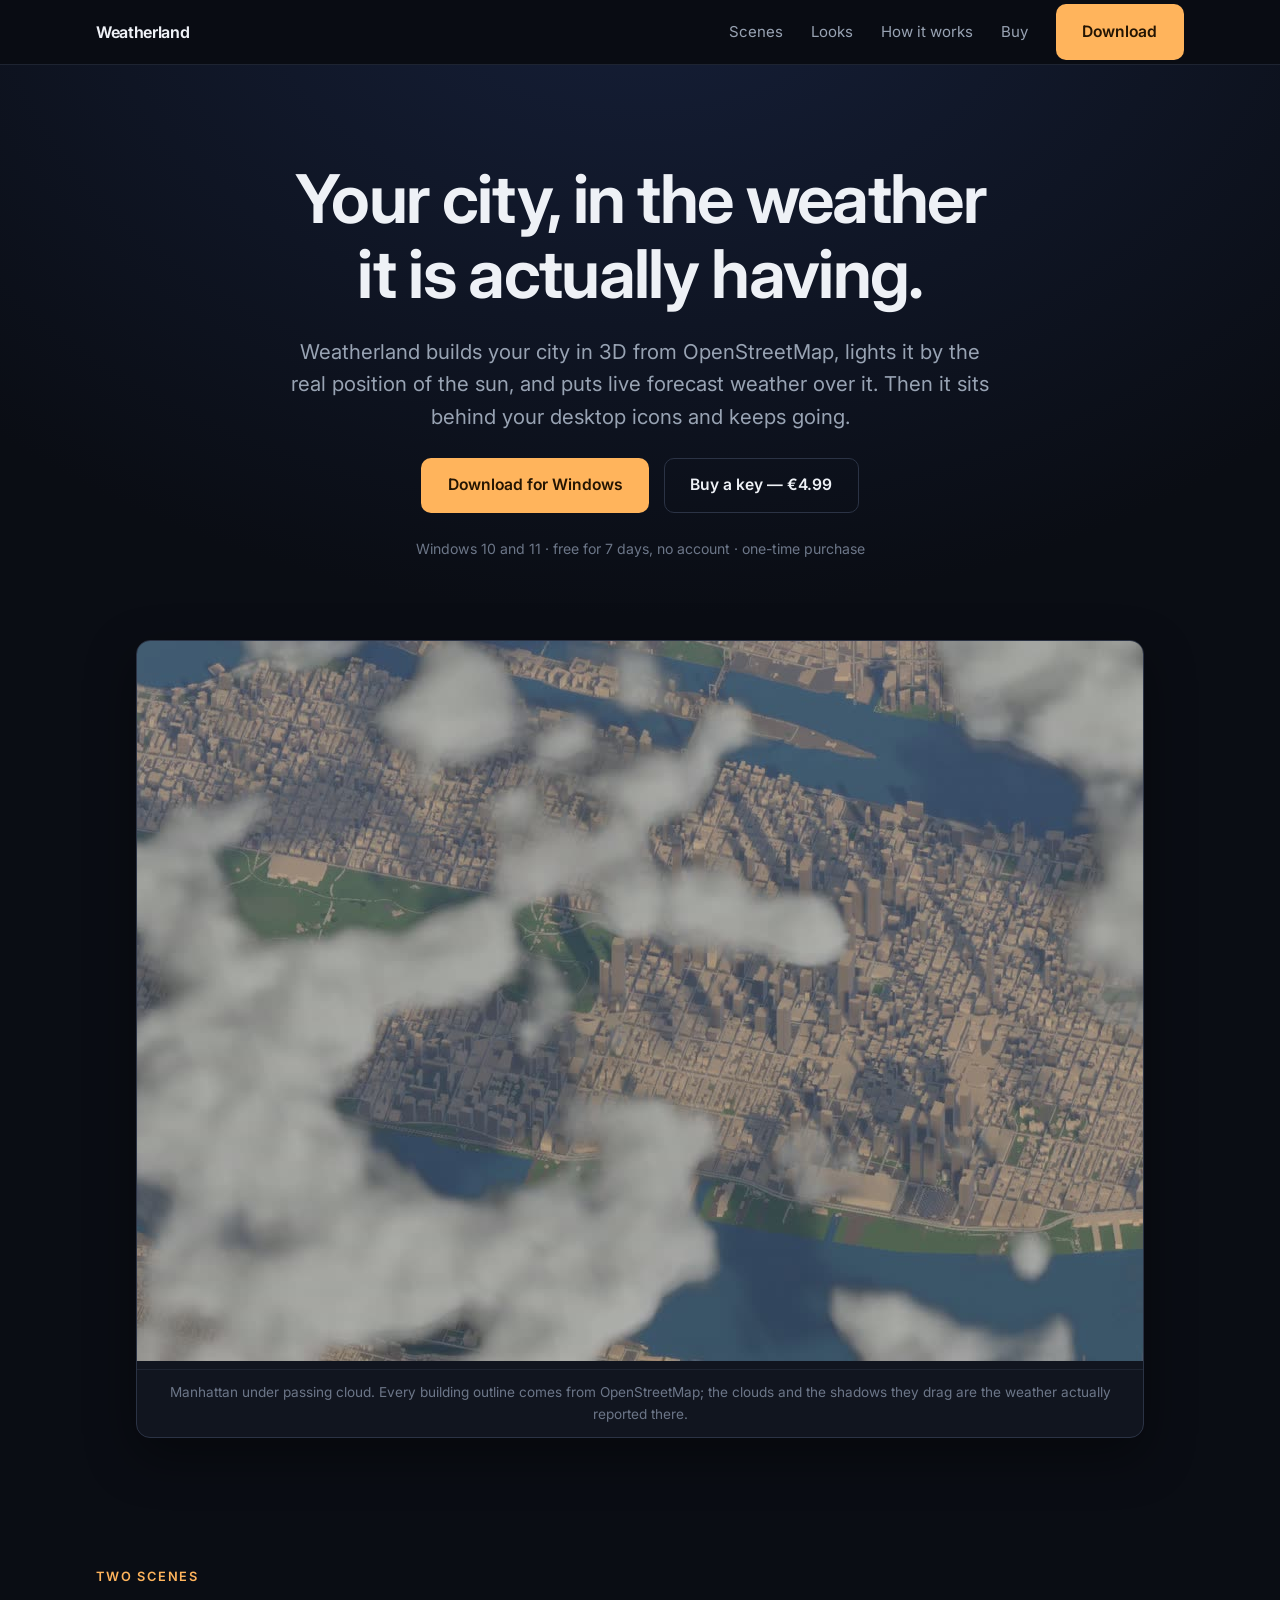
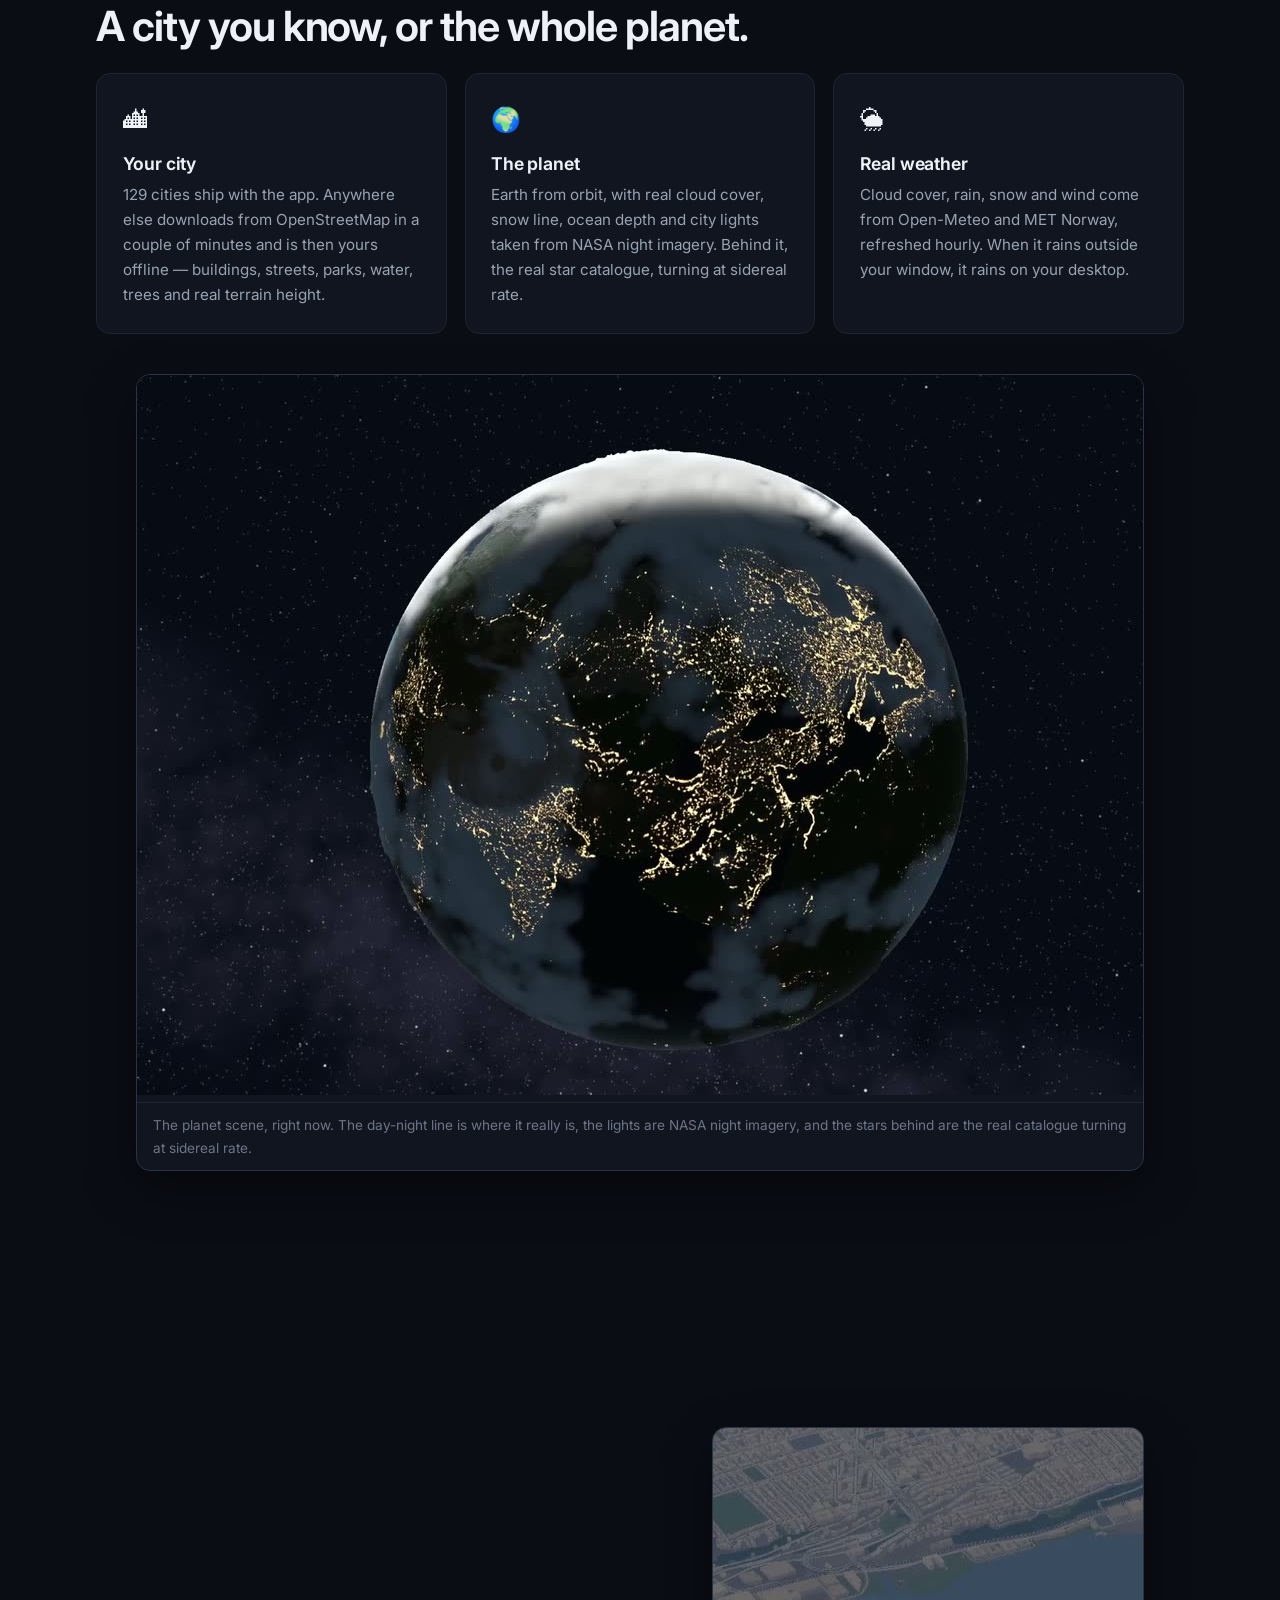
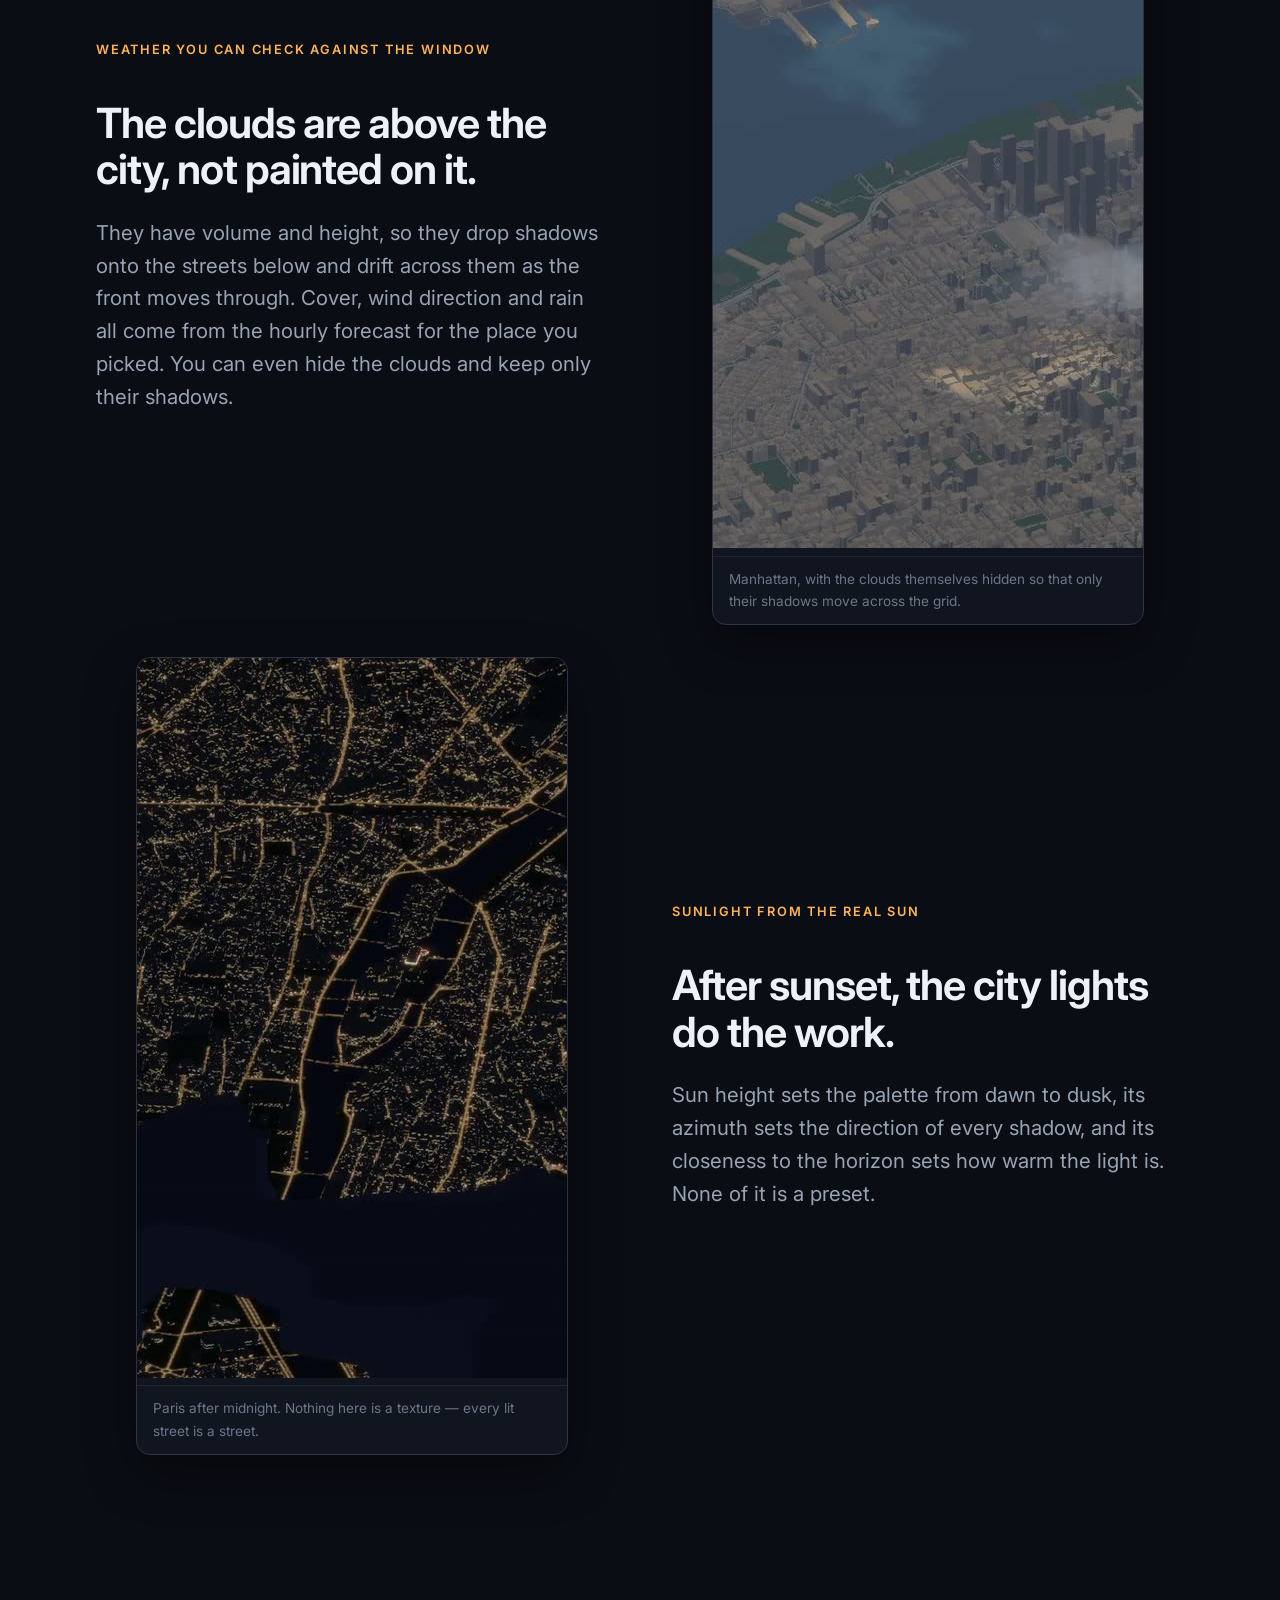
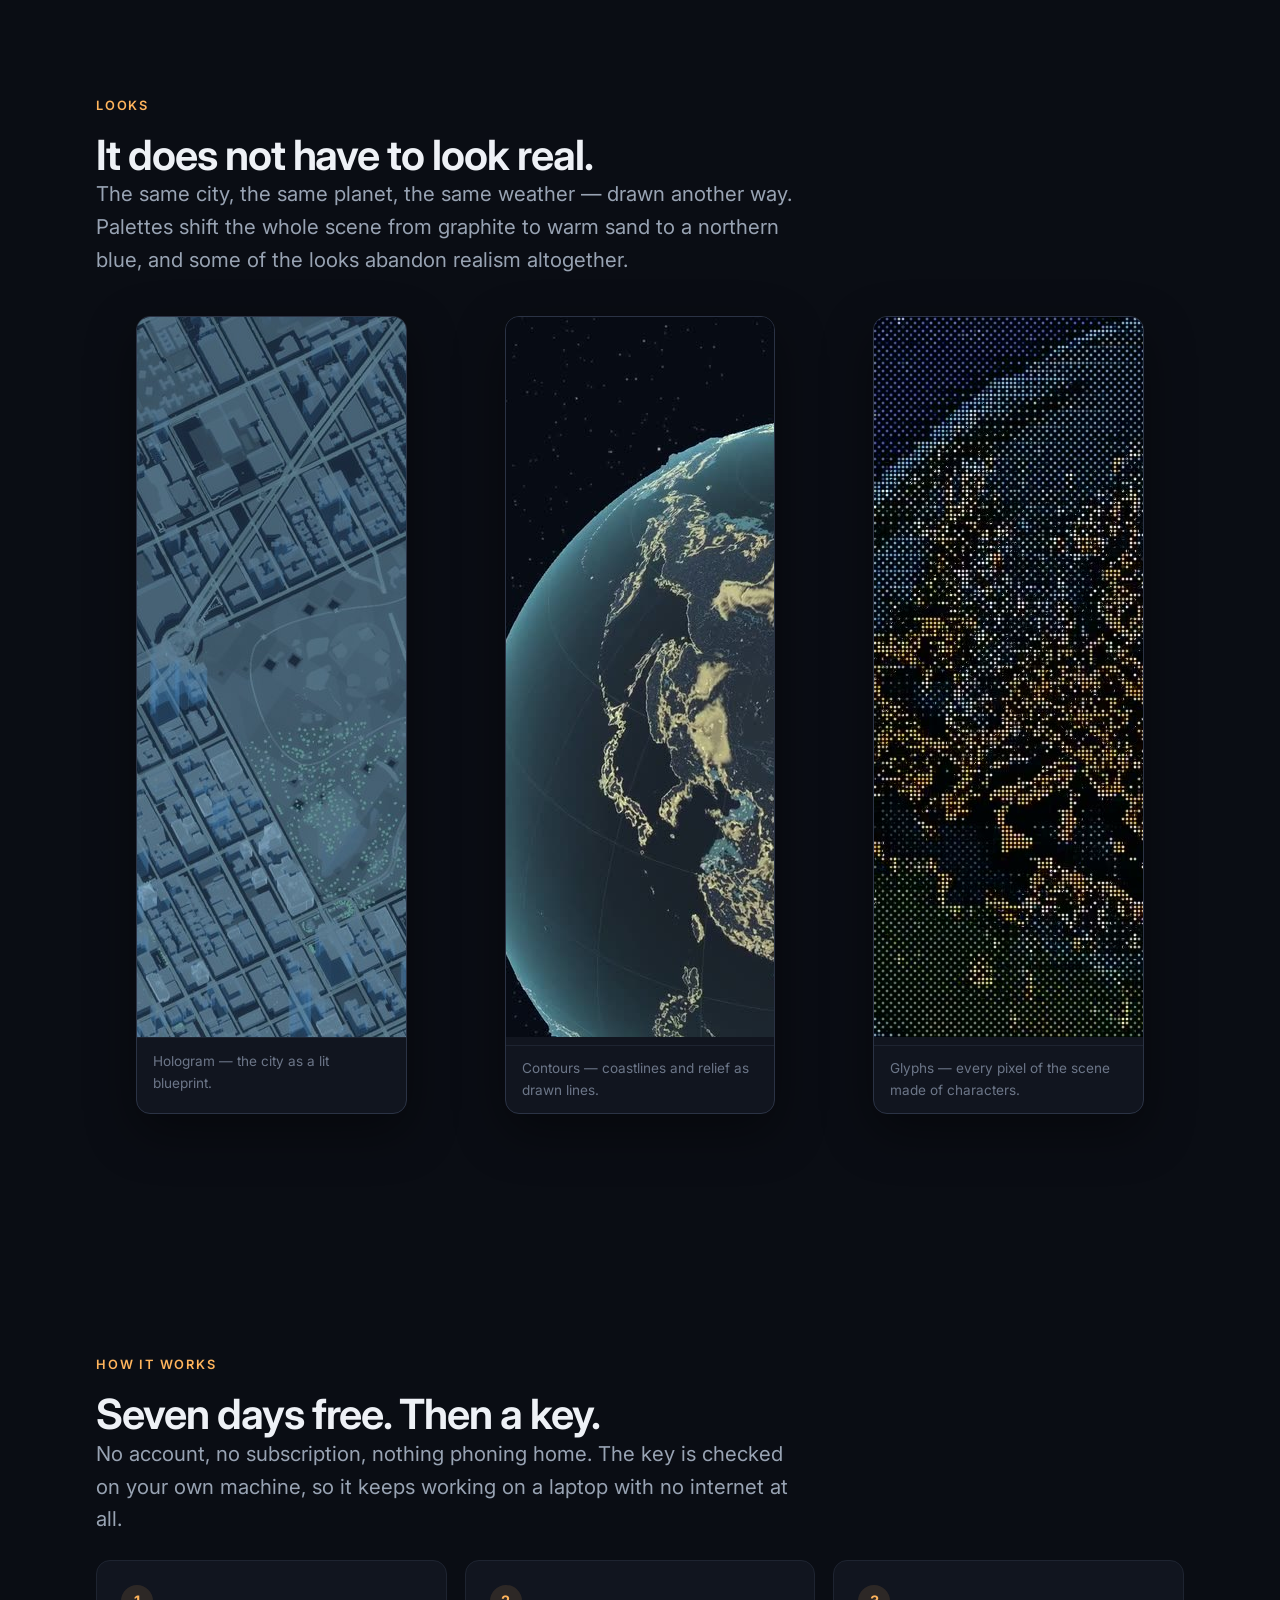
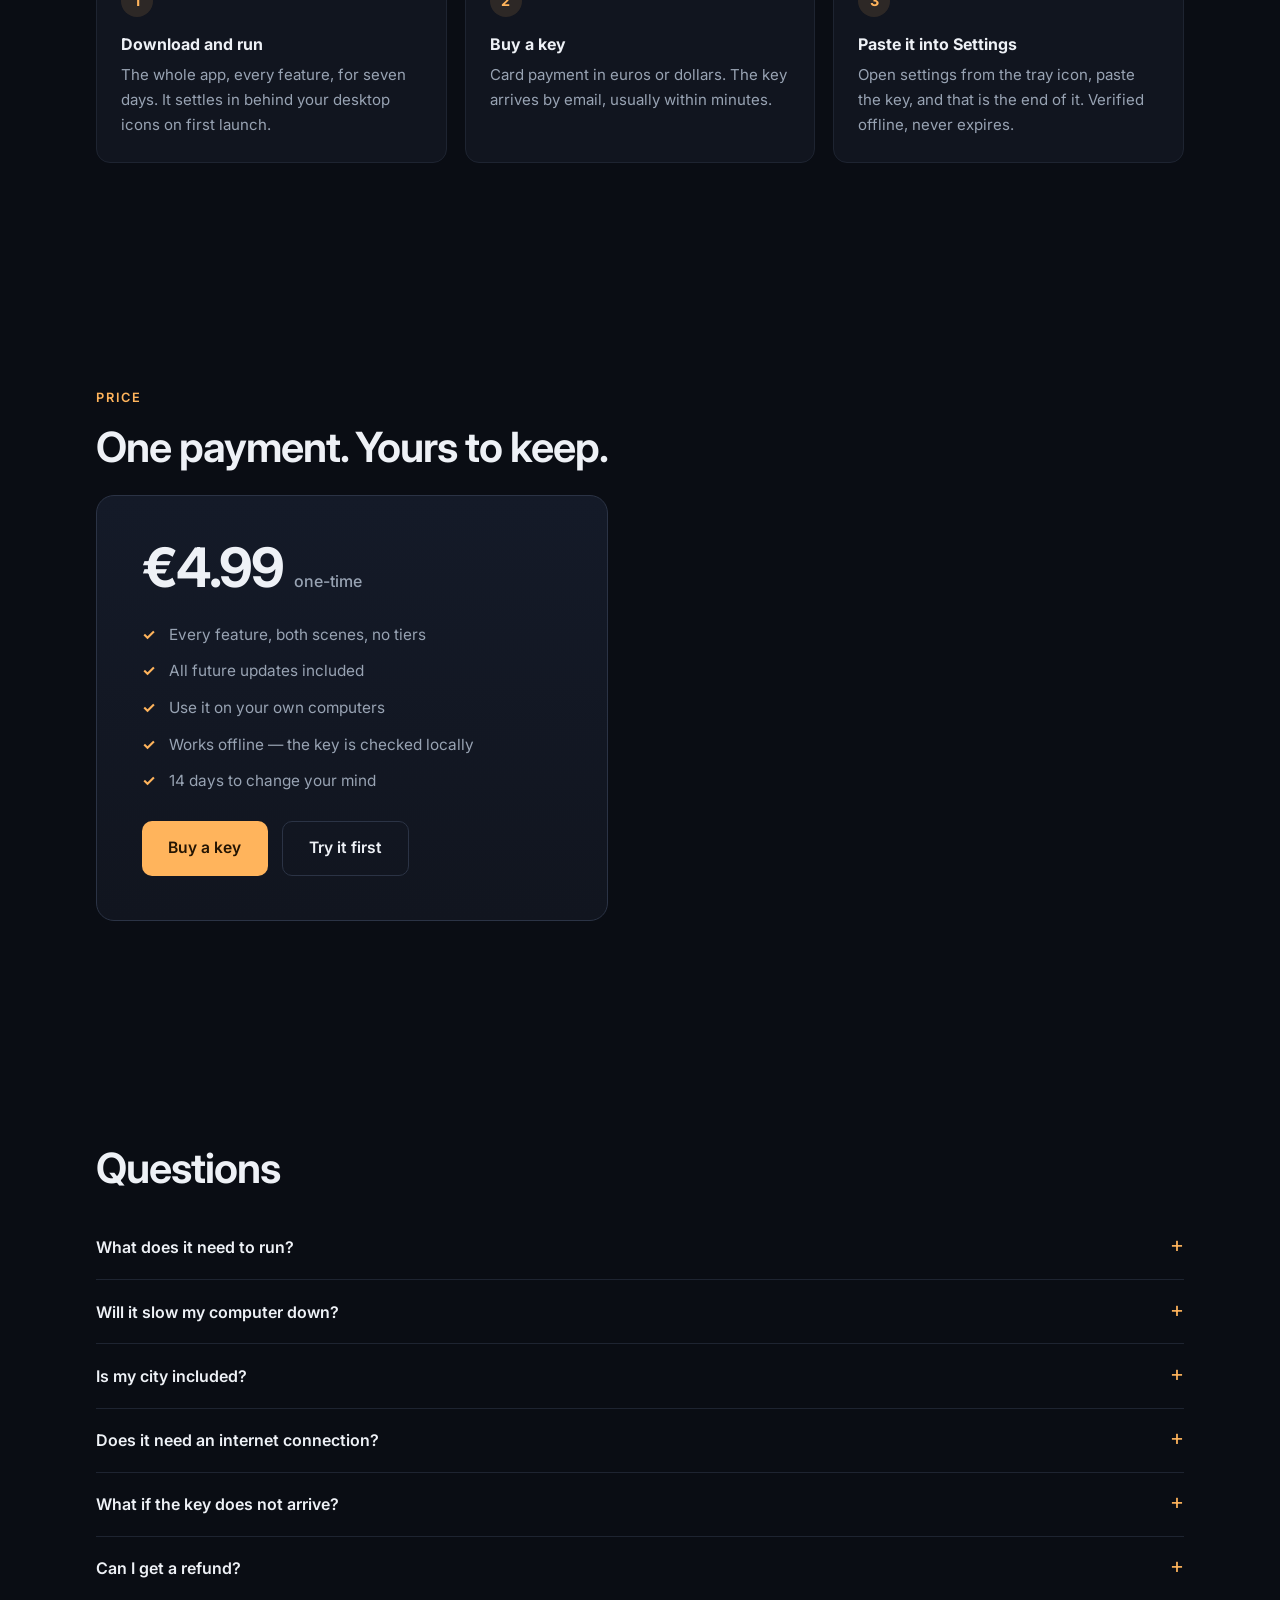
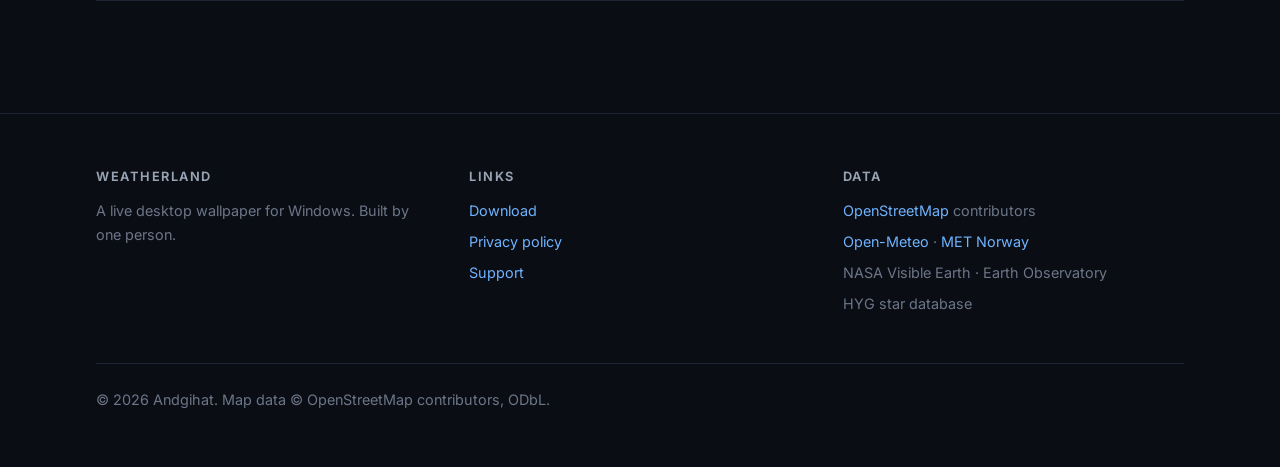
<file: index.html>
<!doctype html>
<html lang="en">
<head>
<meta charset="utf-8">
<meta name="viewport" content="width=device-width,initial-scale=1">
<title>Weatherland — your city, live, on your desktop</title>
<meta name="description" content="A live Windows wallpaper that builds your city in 3D from OpenStreetMap and puts the real weather over it. Sunlight from the real sun, clouds from live forecasts.">
<meta property="og:title" content="Weatherland">
<meta property="og:description" content="Your city, in 3D, in the weather it is actually having — behind your desktop icons.">
<meta property="og:image" content="https://andgihat.github.io/weatherland/shots/city-hero-poster.jpg">
<link rel="preconnect" href="https://fonts.gstatic.com" crossorigin>
<link rel="stylesheet" href="https://fonts.googleapis.com/css2?family=Inter:wght@400;500;600;700&display=swap">
<link rel="stylesheet" href="style.css">
</head>
<body>

<header>
  <div class="wrap">
    <a class="brand" href="#top">Weatherland</a>
    <nav>
      <a class="hide-s" href="#scenes">Scenes</a>
      <a class="hide-s" href="#looks">Looks</a>
      <a class="hide-s" href="#how">How it works</a>
      <a href="#buy">Buy</a>
      <a class="btn btn-main" href="https://github.com/Andgihat/weatherland/releases/latest">Download</a>
    </nav>
  </div>
</header>

<main id="top">

<section class="hero">
  <div class="wrap stack">
    <h1>Your city, in the weather<br>it is actually having.</h1>
    <p class="lede">Weatherland builds your city in 3D from OpenStreetMap, lights it by the real position of the sun, and puts live forecast weather over it. Then it sits behind your desktop icons and keeps going.</p>
    <div class="btns">
      <a class="btn btn-main" href="https://github.com/Andgihat/weatherland/releases/latest">Download for Windows</a>
      <a class="btn btn-alt" href="#buy">Buy a key — €4.99</a>
    </div>
    <p class="note">Windows 10 and 11 · free for 7 days, no account · one-time purchase</p>

    <figure class="shot">
      <video autoplay muted loop playsinline preload="auto" width="1280" height="720"
             poster="shots/city-hero-poster.jpg"
             aria-label="Manhattan from above with Central Park and both rivers, low cumulus clouds drifting over the city and dragging their shadows across the blocks.">
        <source src="shots/city-hero.mp4" type="video/mp4">
      </video>
      <figcaption>Manhattan under passing cloud. Every building outline comes from OpenStreetMap; the clouds and the shadows they drag are the weather actually reported there.</figcaption>
    </figure>
  </div>
</section>

<section id="scenes">
  <div class="wrap stack">
    <div>
      <p class="eyebrow">Two scenes</p>
      <h2>A city you know, or the whole planet.</h2>
    </div>
    <div class="grid">
      <article class="card">
        <span class="ico" aria-hidden="true">🏙</span>
        <h3>Your city</h3>
        <p>129 cities ship with the app. Anywhere else downloads from OpenStreetMap in a couple of minutes and is then yours offline — buildings, streets, parks, water, trees and real terrain height.</p>
      </article>
      <article class="card">
        <span class="ico" aria-hidden="true">🌍</span>
        <h3>The planet</h3>
        <p>Earth from orbit, with real cloud cover, snow line, ocean depth and city lights taken from NASA night imagery. Behind it, the real star catalogue, turning at sidereal rate.</p>
      </article>
      <article class="card">
        <span class="ico" aria-hidden="true">🌦</span>
        <h3>Real weather</h3>
        <p>Cloud cover, rain, snow and wind come from Open-Meteo and MET Norway, refreshed hourly. When it rains outside your window, it rains on your desktop.</p>
      </article>
    </div>

    <figure class="shot">
      <video autoplay muted loop playsinline preload="none" width="1280" height="720"
             poster="shots/globe-poster.jpg"
             aria-label="Earth turning at night above Europe: city lights trace the coastlines and rivers, cloud systems drift over the Atlantic, snow covers the Arctic, and the Milky Way lies behind.">
        <source src="shots/globe.mp4" type="video/mp4">
      </video>
      <figcaption>The planet scene, right now. The day-night line is where it really is, the lights are NASA night imagery, and the stars behind are the real catalogue turning at sidereal rate.</figcaption>
    </figure>
  </div>
</section>

<section>
  <div class="wrap split">
    <div class="stack">
      <p class="eyebrow">Weather you can check against the window</p>
      <h2>The clouds are above the city, not painted on it.</h2>
      <p class="lede">They have volume and height, so they drop shadows onto the streets below and drift across them as the front moves through. Cover, wind direction and rain all come from the hourly forecast for the place you picked. You can even hide the clouds and keep only their shadows.</p>
    </div>
    <figure class="shot">
      <video autoplay muted loop playsinline preload="none" width="1280" height="720"
             poster="shots/city-clouds-poster.jpg"
             aria-label="Manhattan from above while cloud shadows drift across the avenues and the Hudson, the cloud shapes themselves left invisible.">
        <source src="shots/city-clouds.mp4" type="video/mp4">
      </video>
      <figcaption>Manhattan, with the clouds themselves hidden so that only their shadows move across the grid.</figcaption>
    </figure>
  </div>

  <div class="wrap split">
    <div class="stack">
      <p class="eyebrow">Sunlight from the real sun</p>
      <h2>After sunset, the city lights do the work.</h2>
      <p class="lede">Sun height sets the palette from dawn to dusk, its azimuth sets the direction of every shadow, and its closeness to the horizon sets how warm the light is. None of it is a preset.</p>
    </div>
    <figure class="shot">
      <video autoplay muted loop playsinline preload="none" width="1280" height="720"
             poster="shots/city-night-poster.jpg"
             aria-label="Paris at night from above: every street drawn in warm lamplight, the Seine and the parks left dark, the whole web of the city slowly drifting past.">
        <source src="shots/city-night.mp4" type="video/mp4">
      </video>
      <figcaption>Paris after midnight. Nothing here is a texture — every lit street is a street.</figcaption>
    </figure>
  </div>
</section>

<section id="looks">
  <div class="wrap stack">
    <div>
      <p class="eyebrow">Looks</p>
      <h2>It does not have to look real.</h2>
      <p class="lede">The same city, the same planet, the same weather — drawn another way. Palettes shift the whole scene from graphite to warm sand to a northern blue, and some of the looks abandon realism altogether.</p>
    </div>
    <div class="grid">
      <figure class="shot">
        <img loading="lazy" src="shots/city-holo.jpg" width="1280" height="720" alt="Manhattan around Central Park drawn as a blue hologram: pale blue building volumes and street lines glowing on a dark blue ground.">
        <figcaption>Hologram — the city as a lit blueprint.</figcaption>
      </figure>
      <figure class="shot">
        <video autoplay muted loop playsinline preload="none" width="1280" height="720"
               poster="shots/globe-outline-poster.jpg"
               aria-label="Earth turning slowly, its continents drawn as pale contour lines against dark ocean, with a thin lit atmosphere at the rim and stars behind.">
          <source src="shots/globe-outline.mp4" type="video/mp4">
        </video>
        <figcaption>Contours — coastlines and relief as drawn lines.</figcaption>
      </figure>
      <figure class="shot">
        <video autoplay muted loop playsinline preload="none" width="1280" height="720"
               poster="shots/globe-glyph-poster.jpg"
               aria-label="Europe at night on a turning Earth, the whole image built from small characters: city lights as orange specks, cloud systems as bright dither.">
          <source src="shots/globe-glyph.mp4" type="video/mp4">
        </video>
        <figcaption>Glyphs — every pixel of the scene made of characters.</figcaption>
      </figure>
    </div>
  </div>
</section>

<section id="how">
  <div class="wrap stack">
    <div>
      <p class="eyebrow">How it works</p>
      <h2>Seven days free. Then a key.</h2>
      <p class="lede">No account, no subscription, nothing phoning home. The key is checked on your own machine, so it keeps working on a laptop with no internet at all.</p>
    </div>
    <ol class="steps">
      <li><b>Download and run</b><p>The whole app, every feature, for seven days. It settles in behind your desktop icons on first launch.</p></li>
      <li><b>Buy a key</b><p>Card payment in euros or dollars. The key arrives by email, usually within minutes.</p></li>
      <li><b>Paste it into Settings</b><p>Open settings from the tray icon, paste the key, and that is the end of it. Verified offline, never expires.</p></li>
    </ol>
  </div>
</section>

<section id="buy">
  <div class="wrap stack">
    <div>
      <p class="eyebrow">Price</p>
      <h2>One payment. Yours to keep.</h2>
    </div>
    <div class="price">
      <p class="amount">€4.99 <span>one-time</span></p>
      <ul>
        <li>Every feature, both scenes, no tiers</li>
        <li>All future updates included</li>
        <li>Use it on your own computers</li>
        <li>Works offline — the key is checked locally</li>
        <li>14 days to change your mind</li>
      </ul>
      <!-- Ссылка на оплату Prodamus. Заменить на настоящую, когда будет заведена
           платёжная страница в кабинете. Пока ведёт на почту намеренно:
           неработающая кнопка «Купить» хуже, чем её отсутствие. -->
      <div class="btns">
        <a class="btn btn-main" href="mailto:den.eremenko.1993@gmail.com?subject=Weatherland%20licence">Buy a key</a>
        <a class="btn btn-alt" href="https://github.com/Andgihat/weatherland/releases/latest">Try it first</a>
      </div>
    </div>
  </div>
</section>

<section>
  <div class="wrap stack">
    <h2>Questions</h2>
    <div>
      <details><summary>What does it need to run?</summary><p>Windows 10 or 11, 64-bit, and a graphics card supporting Vulkan or DirectX 12 — anything from the last decade or so. The scene is drawn by a dedicated renderer, not by a browser.</p></details>
      <details><summary>Will it slow my computer down?</summary><p>Frame rate and detail are adjustable, and battery mode slows or pauses the scene on laptops. The wallpaper stops drawing when nothing can see it.</p></details>
      <details><summary>Is my city included?</summary><p>129 cities ship with the app. If yours is not among them, type its name into settings and it downloads from OpenStreetMap in a couple of minutes, then stays on your disk for good.</p></details>
      <details><summary>Does it need an internet connection?</summary><p>Only to fetch the forecast, roughly once an hour, and to download a city you have not used before. Everything else runs offline, the licence check included.</p></details>
      <details><summary>What if the key does not arrive?</summary><p>Write to the address in the footer with your payment details and it will be sent by hand. Keys are issued by a person, not only by a machine.</p></details>
      <details><summary>Can I get a refund?</summary><p>Within 14 days, for any reason, just ask. The seven-day trial exists so that this should rarely be necessary.</p></details>
    </div>
  </div>
</section>

</main>

<footer>
  <div class="wrap">
    <div class="grid">
      <div>
        <h3>Weatherland</h3>
        <p>A live desktop wallpaper for Windows. Built by one person.</p>
      </div>
      <div>
        <h3>Links</h3>
        <ul>
          <li><a href="https://github.com/Andgihat/weatherland/releases/latest">Download</a></li>
          <li><a href="privacy.html">Privacy policy</a></li>
          <li><a href="mailto:den.eremenko.1993@gmail.com">Support</a></li>
        </ul>
      </div>
      <div>
        <h3>Data</h3>
        <ul>
          <li><a href="https://www.openstreetmap.org/copyright">OpenStreetMap</a> contributors</li>
          <li><a href="https://open-meteo.com">Open-Meteo</a> · <a href="https://api.met.no">MET Norway</a></li>
          <li>NASA Visible Earth · Earth Observatory</li>
          <li>HYG star database</li>
        </ul>
      </div>
    </div>
    <p class="rule">© 2026 Andgihat. Map data © OpenStreetMap contributors, ODbL.</p>
  </div>
</footer>

<script>
// Кто выключил анимации в системе, тот не звал и наши: показываем заглушку.
if (matchMedia("(prefers-reduced-motion: reduce)").matches)
  for (const v of document.querySelectorAll("video[autoplay]")) { v.autoplay = false; v.pause(); }
</script>

</body>
</html>
</file>
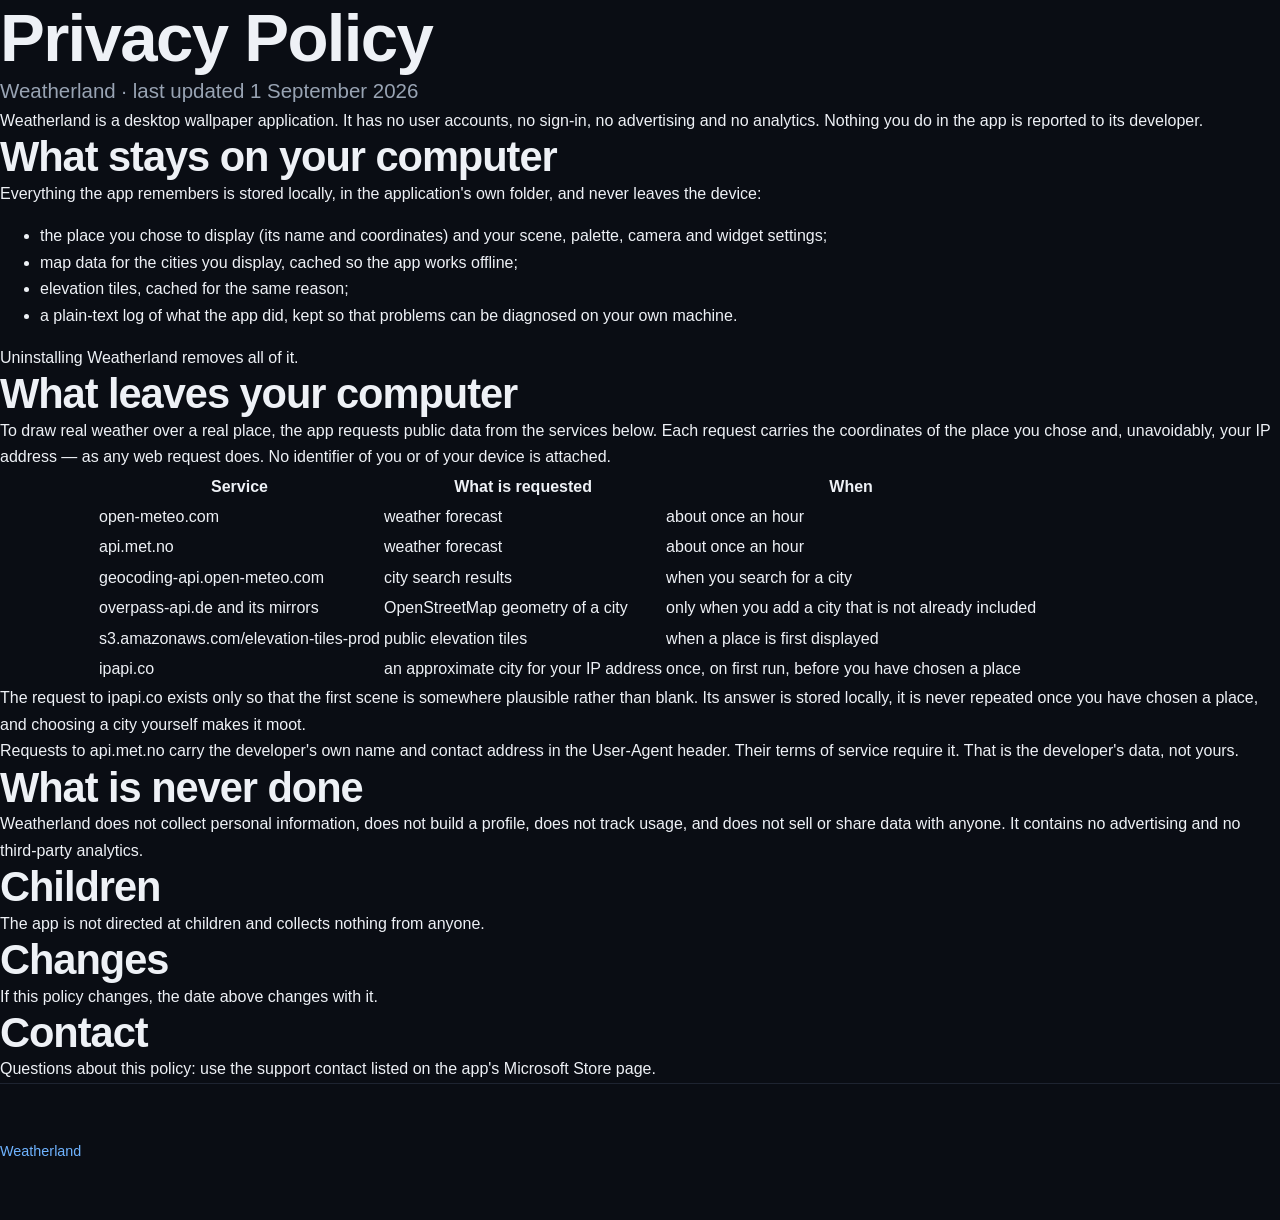
<file: privacy.html>
<!doctype html>
<html lang="en">
<head>
<meta charset="utf-8">
<meta name="viewport" content="width=device-width, initial-scale=1">
<title>Privacy Policy — Weatherland</title>
<link rel="stylesheet" href="style.css">
</head>
<body>
<main>
  <h1>Privacy Policy</h1>
  <p class="lede">Weatherland · last updated 1 September 2026</p>

  <p>Weatherland is a desktop wallpaper application. It has no user accounts,
  no sign-in, no advertising and no analytics. Nothing you do in the app is
  reported to its developer.</p>

  <h2>What stays on your computer</h2>
  <p>Everything the app remembers is stored locally, in the application's own
  folder, and never leaves the device:</p>
  <ul>
    <li>the place you chose to display (its name and coordinates) and your
      scene, palette, camera and widget settings;</li>
    <li>map data for the cities you display, cached so the app works offline;</li>
    <li>elevation tiles, cached for the same reason;</li>
    <li>a plain-text log of what the app did, kept so that problems can be
      diagnosed on your own machine.</li>
  </ul>
  <p>Uninstalling Weatherland removes all of it.</p>

  <h2>What leaves your computer</h2>
  <p>To draw real weather over a real place, the app requests public data from
  the services below. Each request carries the coordinates of the place you
  chose and, unavoidably, your IP address — as any web request does. No
  identifier of you or of your device is attached.</p>

  <div class="wrap">
  <table>
    <thead><tr><th>Service</th><th>What is requested</th><th>When</th></tr></thead>
    <tbody>
      <tr><td>open-meteo.com</td><td>weather forecast</td><td>about once an hour</td></tr>
      <tr><td>api.met.no</td><td>weather forecast</td><td>about once an hour</td></tr>
      <tr><td>geocoding-api.open-meteo.com</td><td>city search results</td><td>when you search for a city</td></tr>
      <tr><td>overpass-api.de and its mirrors</td><td>OpenStreetMap geometry of a city</td><td>only when you add a city that is not already included</td></tr>
      <tr><td>s3.amazonaws.com/elevation-tiles-prod</td><td>public elevation tiles</td><td>when a place is first displayed</td></tr>
      <tr><td>ipapi.co</td><td>an approximate city for your IP address</td><td>once, on first run, before you have chosen a place</td></tr>
    </tbody>
  </table>
  </div>

  <p>The request to ipapi.co exists only so that the first scene is somewhere
  plausible rather than blank. Its answer is stored locally, it is never
  repeated once you have chosen a place, and choosing a city yourself makes it
  moot.</p>

  <p>Requests to api.met.no carry the developer's own name and contact address
  in the User-Agent header. Their terms of service require it. That is the
  developer's data, not yours.</p>

  <h2>What is never done</h2>
  <p>Weatherland does not collect personal information, does not build a
  profile, does not track usage, and does not sell or share data with anyone.
  It contains no advertising and no third-party analytics.</p>

  <h2>Children</h2>
  <p>The app is not directed at children and collects nothing from anyone.</p>

  <h2>Changes</h2>
  <p>If this policy changes, the date above changes with it.</p>

  <h2>Contact</h2>
  <p>Questions about this policy: use the support contact listed on the app's
  Microsoft Store page.</p>

  <footer><a href="./">Weatherland</a></footer>
</main>
</body>
</html>
</file>
<file: style.css>
:root{
  --ink:#eef1f6; --dim:#98a3b3; --faint:#6c7688;
  --bg:#0a0d14; --panel:#11151f; --line:#1e2431; --line2:#2b3345;
  --warm:#ffb45c; --warm-dim:#c9873f; --cool:#6fb3ff;
  --sp:clamp(4rem,9vw,7rem);
  --r:14px; --shadow:0 18px 50px #0006;
  --ease:.22s cubic-bezier(.4,0,.2,1);
}
*{box-sizing:border-box}
html{scroll-behavior:smooth}
body{margin:0;background:var(--bg);color:var(--ink);font:16px/1.65 Inter,-apple-system,"Segoe UI",Roboto,sans-serif;-webkit-font-smoothing:antialiased}
img{max-width:100%;display:block}
a{color:var(--cool);text-decoration:none}
a:hover{text-decoration:underline}
:focus-visible{outline:2px solid var(--warm);outline-offset:3px;border-radius:4px}

.wrap{width:min(100% - 2.5rem,68rem);margin-inline:auto}
section{padding-block:var(--sp)}
h1,h2,h3{margin:0;line-height:1.12;letter-spacing:-.025em;font-weight:650}
h1{font-size:clamp(2.4rem,6vw,4.2rem)}
h2{font-size:clamp(1.8rem,3.6vw,2.6rem)}
h3{font-size:1.1rem;letter-spacing:-.01em}
p{margin:0}
.lede{color:var(--dim);font-size:clamp(1.05rem,1.7vw,1.28rem);line-height:1.6;max-width:44rem}
.eyebrow{color:var(--warm);font-size:.8rem;font-weight:600;letter-spacing:.14em;text-transform:uppercase;margin-bottom:1rem}
.stack{display:flex;flex-direction:column;gap:1.5rem}

/* ─ nav ─ */
header{position:sticky;top:0;z-index:9;background:#0a0d14e8;backdrop-filter:blur(12px);border-bottom:1px solid var(--line)}
header .wrap{display:flex;align-items:center;gap:2rem;height:4rem}
.brand{color:var(--ink);font-weight:650;letter-spacing:-.02em;margin-right:auto}
.brand:hover{text-decoration:none}
nav{display:flex;align-items:center;gap:1.75rem;font-size:.94rem}
nav a{color:var(--dim)}
nav a:hover{color:var(--ink);text-decoration:none}
@media(max-width:640px){nav .hide-s{display:none}}

/* ─ buttons ─ */
.btn{display:inline-flex;align-items:center;gap:.55rem;padding:.85rem 1.6rem;border-radius:10px;font-weight:600;font-size:.98rem;border:1px solid transparent;transition:transform var(--ease),background var(--ease),border-color var(--ease)}
.btn:hover{text-decoration:none;transform:translateY(-2px)}
.btn-main{background:var(--warm);color:#241503}
.btn-main:hover{background:#ffc47e}
.btn-alt{border-color:var(--line2);color:var(--ink)}
.btn-alt:hover{border-color:var(--warm-dim);background:#ffb45c14}
.btns{display:flex;flex-wrap:wrap;gap:.9rem}
.note{color:var(--faint);font-size:.88rem}

/* ─ hero ─ */
.hero{padding-block:clamp(3.5rem,8vw,6rem) 0;background:radial-gradient(120% 80% at 50% -10%,#16203a 0%,var(--bg) 62%)}
.hero .stack{align-items:center;text-align:center}
.hero .lede{margin-inline:auto}
.shot{border:1px solid var(--line2);border-radius:var(--r);overflow:hidden;box-shadow:var(--shadow);background:var(--panel)}
.shot img,.shot video{aspect-ratio:16/9;object-fit:cover;width:100%;background:#0d1119}
.hero .shot{margin-top:3.5rem}
figcaption{color:var(--faint);font-size:.85rem;padding:.7rem 1rem;border-top:1px solid var(--line)}

/* ─ grids ─ */
.grid{display:grid;gap:1.1rem;grid-template-columns:repeat(auto-fit,minmax(16rem,1fr))}
.card{background:var(--panel);border:1px solid var(--line);border-radius:var(--r);padding:1.6rem;transition:border-color var(--ease),transform var(--ease)}
.card:hover{border-color:var(--line2);transform:translateY(-3px)}
.card h3{margin-bottom:.5rem}
.card p{color:var(--dim);font-size:.95rem}
.card .ico{font-size:1.5rem;margin-bottom:.9rem;display:block}

.split{display:grid;gap:clamp(2rem,5vw,4rem);align-items:center;grid-template-columns:repeat(auto-fit,minmax(20rem,1fr))}
.split:nth-of-type(even) .shot{order:-1}

/* ─ steps ─ */
ol.steps{counter-reset:s;list-style:none;margin:0;padding:0;display:grid;gap:1.1rem;grid-template-columns:repeat(auto-fit,minmax(15rem,1fr))}
ol.steps li{counter-increment:s;background:var(--panel);border:1px solid var(--line);border-radius:var(--r);padding:1.5rem}
ol.steps li::before{content:counter(s);display:grid;place-items:center;width:2rem;height:2rem;border-radius:50%;background:#ffb45c1f;color:var(--warm);font-weight:700;font-size:.9rem;margin-bottom:.9rem}
ol.steps b{display:block;margin-bottom:.35rem}
ol.steps p{color:var(--dim);font-size:.94rem}

/* ─ price ─ */
.price{background:linear-gradient(180deg,#141a28,var(--panel));border:1px solid var(--line2);border-radius:18px;padding:clamp(1.8rem,4vw,2.8rem);max-width:32rem}
.price .amount{font-size:clamp(2.6rem,6vw,3.4rem);font-weight:700;letter-spacing:-.03em;line-height:1}
.price .amount span{font-size:1rem;font-weight:500;color:var(--dim);letter-spacing:0}
.price ul{list-style:none;margin:1.7rem 0;padding:0;display:grid;gap:.7rem}
.price li{color:var(--dim);font-size:.96rem;padding-left:1.7rem;position:relative}
.price li::before{content:"✓";position:absolute;left:0;color:var(--warm);font-weight:700}

/* ─ faq ─ */
details{border-bottom:1px solid var(--line);padding:1.15rem 0}
summary{cursor:pointer;font-weight:600;list-style:none;display:flex;justify-content:space-between;gap:1rem;transition:color var(--ease)}
summary:hover{color:var(--warm)}
summary::-webkit-details-marker{display:none}
summary::after{content:"+";color:var(--warm);font-weight:400;font-size:1.35rem;line-height:1;transition:transform var(--ease)}
details[open] summary::after{transform:rotate(45deg)}
details p{color:var(--dim);font-size:.96rem;margin-top:.85rem;max-width:52rem}

footer{border-top:1px solid var(--line);padding-block:3.5rem;color:var(--faint);font-size:.9rem}
footer .grid{gap:2rem}
footer h3{font-size:.8rem;letter-spacing:.12em;text-transform:uppercase;color:var(--dim);margin-bottom:.9rem}
footer li{list-style:none;margin-bottom:.45rem}
footer ul{margin:0;padding:0}
.rule{border-top:1px solid var(--line);margin-top:2.5rem;padding-top:1.5rem}
</file>
